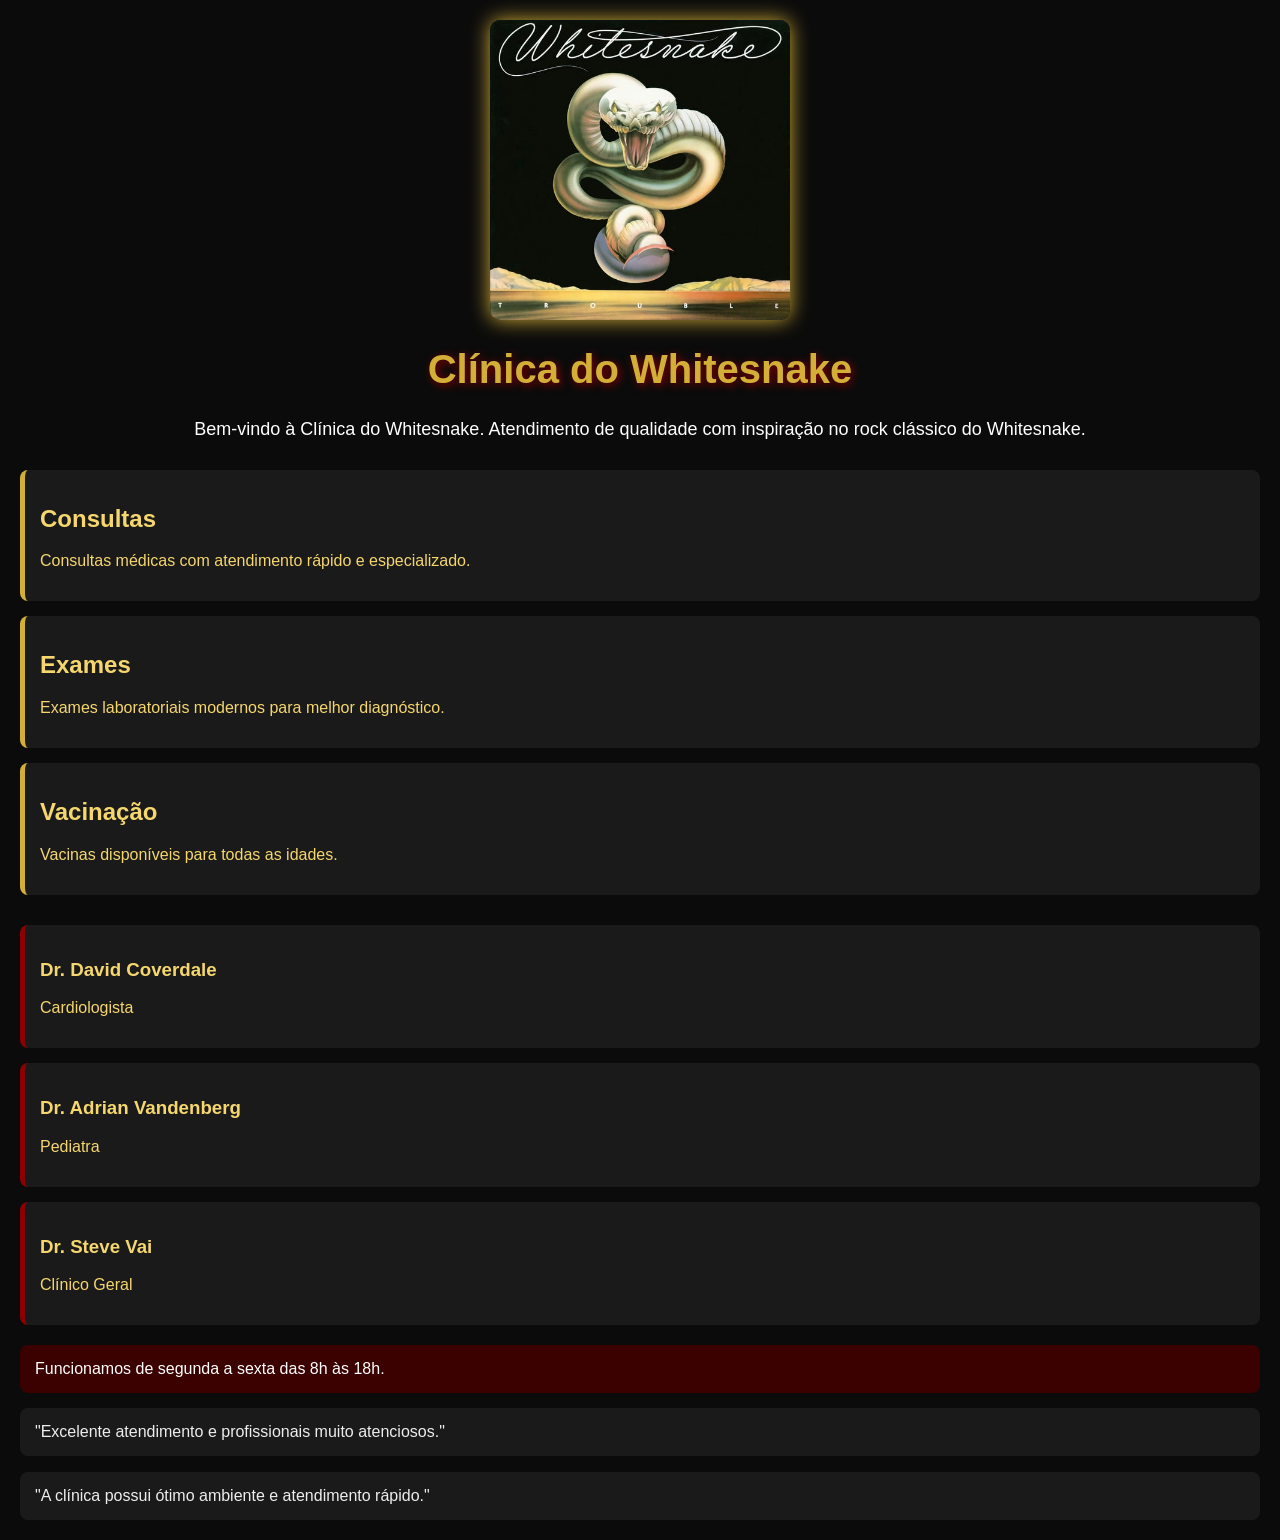
<file: Atividade TI 2/index.html>
<!DOCTYPE html>
<html lang="pt-br">
<head>
    <meta charset="UTF-8">
    <meta name="viewport" content="width=device-width, initial-scale=1.0">
    <title>Clínica Vida Saudável</title>

    <link rel="stylesheet" href="index2.css">
</head>
<body>
   <!--IMAGEM-->
   <div class="banner">
    <img src="whitesnake.webp" alt="Whitesnake Trouble">

</div>
   
    <!-- TÍTULO -->
    <h1 id="titulo-clinica">Clínica do Whitesnake</h1>

    <!-- TEXTO -->
    <p class="bemvindo">
        Bem-vindo à Clínica do Whitesnake. Atendimento de qualidade com inspiração no rock clássico do Whitesnake.
    </p>

    <!-- SERVIÇOS -->
    <div id="servicos">

        <div class="servico">
            <h2>Consultas</h2>

            <p>
                Consultas médicas com atendimento rápido e especializado.
            </p>
        </div>

        <div class="servico">
            <h2>Exames</h2>

            <p>
                Exames laboratoriais modernos para melhor diagnóstico.
            </p>
        </div>

        <div class="servico">
            <h2>Vacinação</h2>

            <p>
                Vacinas disponíveis para todas as idades.
            </p>
        </div>

    </div>

    <!-- MÉDICOS -->
    <div id="medicos">

        <div class="medico">
            <h3>Dr. David Coverdale</h3>

            <p>Cardiologista</p>
        </div>

        <div class="medico">
            <h3>Dr. Adrian Vandenberg</h3>

            <p>Pediatra</p>
        </div>

        <div class="medico">
            <h3>Dr. Steve Vai</h3>

            <p>Clínico Geral</p>
        </div>

    </div>

    <!-- AVISO -->
    <div id="aviso">
        Funcionamos de segunda a sexta das 8h às 18h.
    </div>

    <!-- DEPOIMENTOS -->
    <p class="depoimento">
        "Excelente atendimento e profissionais muito atenciosos."
    </p>

    <p class="depoimento">
        "A clínica possui ótimo ambiente e atendimento rápido."
    </p>

</body>
</html>
</file>
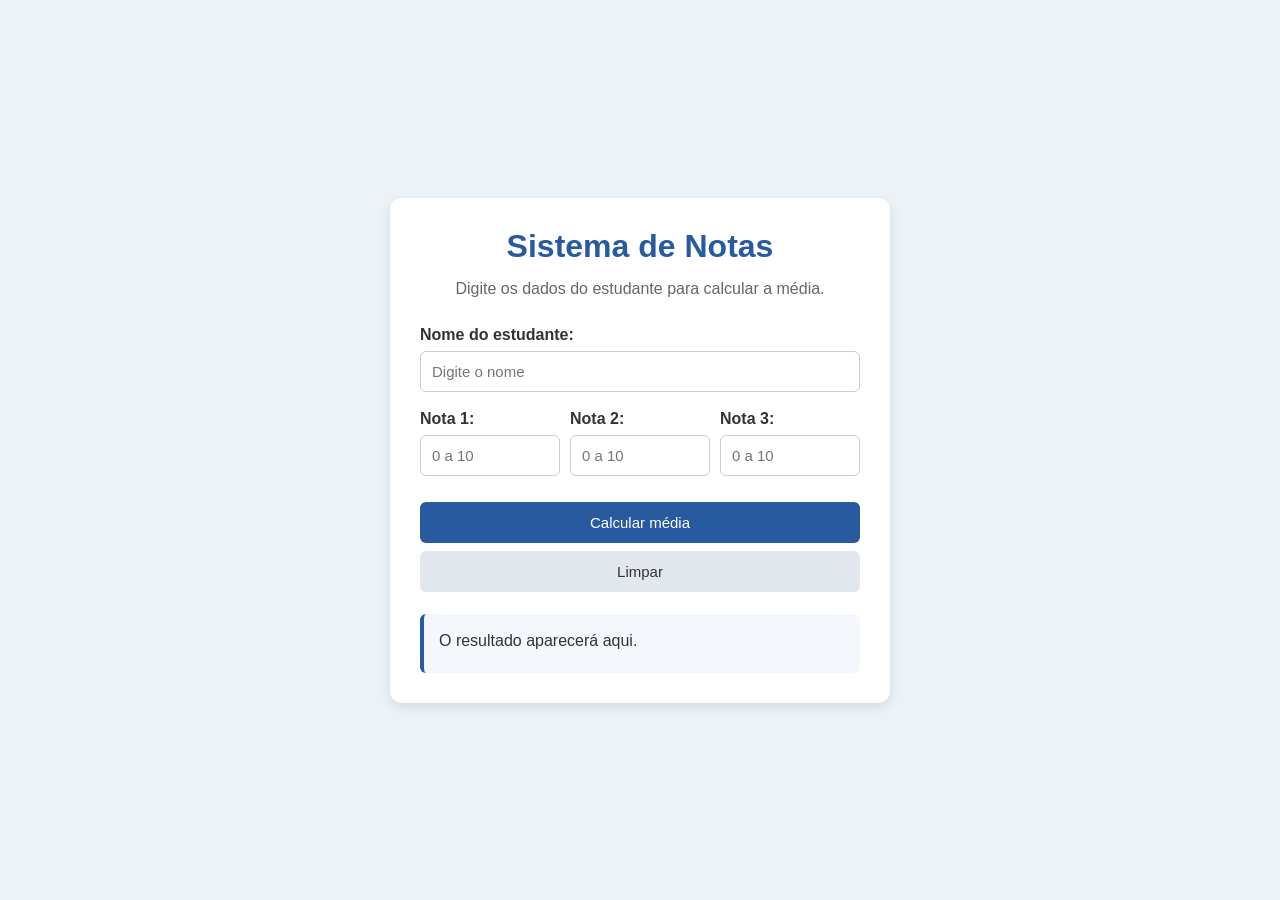
<file: ATVD AVALIATIVA-29.10.26/index.html>
<!DOCTYPE html>
<html lang="pt-br">
<head>
    <meta charset="UTF-8">
    <meta name="viewport" content="width=device-width, initial-scale=1.0">
    <title>Sistema de Notas</title>
    <link rel="stylesheet" href="style.css">
    <script src="script.js" defer></script>
</head>
<body>

    <div class="container">
        <h1>Sistema de Notas</h1>
        <p>Digite os dados do estudante para calcular a média.</p>

        <form id="formNotas">
            <label for="nome">Nome do estudante:</label>
            <input type="text" id="nome" placeholder="Digite o nome">

            <div class="campo-notas">
                <div>
                    <label for="nota1">Nota 1:</label>
                    <input type="number" id="nota1" min="0" max="10"
                    step="any" placeholder="0 a 10">
                </div>

                <div>
                    <label for="nota2">Nota 2:</label>
                    <input type="number" id="nota2" min="0" max="10"
                    step="any" placeholder="0 a 10">
                </div>

                <div>
                    <label for="nota3">Nota 3:</label>
                    <input type="number" id="nota3" min="0" max="10"
                    step="any" placeholder="0 a 10">
                </div>
            </div>

            <button type="submit">Calcular média</button>
            <button type="button" id="limpar" class="botao-limpar">
                Limpar
            </button>
        </form>

        <div id="resultado">
            <p>O resultado aparecerá aqui.</p>
        </div>
    </div>

</body>
</html>
</file>
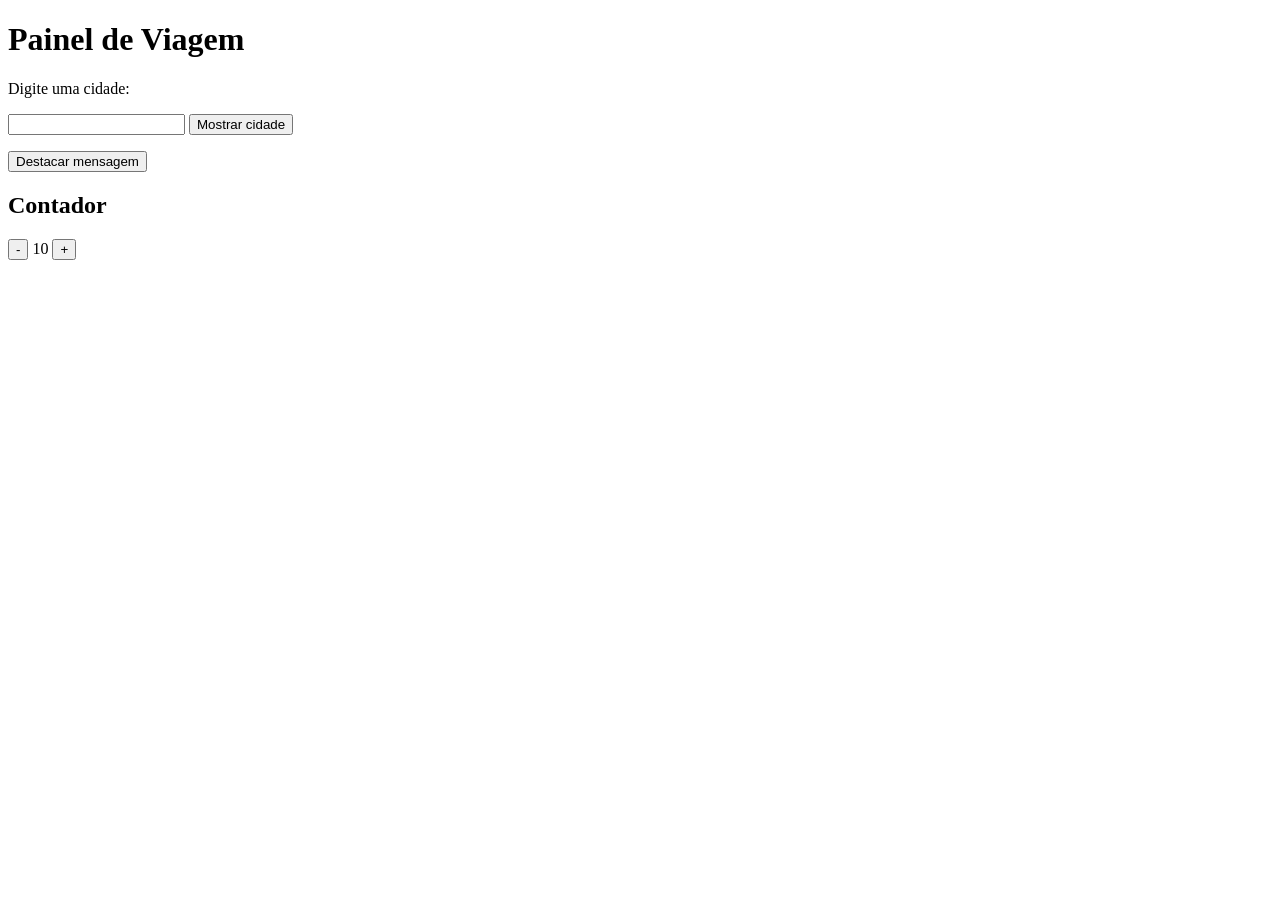
<file: ATVD-UC15-18.09.26/index.html>
<!DOCTYPE html>
<html lang="pt-br">
<head>
    <meta charset="UTF-8">
    <title>Painel de Viagem</title>
</head>
<body>

    <h1 id="titulo">Painel de Viagem</h1>

    <p>Digite uma cidade:</p>

    <input id="cidade">

    <button onclick="mostrarCidade()">Mostrar cidade</button>

    <p id="mensagem"></p>

    <button onclick="destacarMensagem()">Destacar mensagem</button>

    <h2>Contador</h2>

    <button onclick="diminuir()">-</button>

    <span id="contador">10</span>

    <button onclick="aumentar()">+</button>

    <script src="script.js"></script>

</body>
</html>
</file>
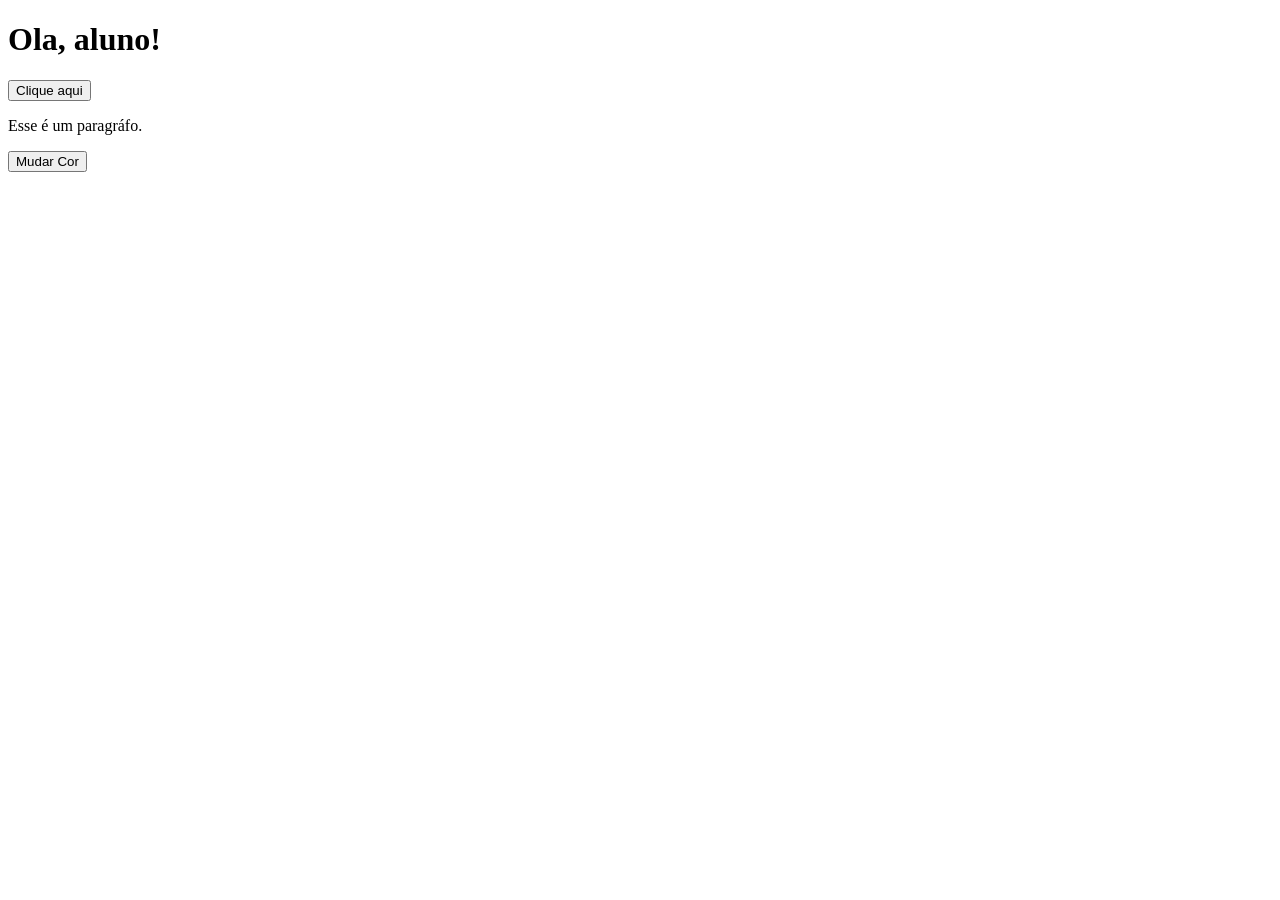
<file: DOM-17.09.26/index.html>
<!DOCTYPE html>
<html lang="en">
<head>
    <meta charset="UTF-8">
    <meta name="viewport" content="width=device-width, initial-scale=1.
    0">
    <title>Entendendo DOM</title>
</head>
<body>
    <h1 id="titulo">Ola, aluno!</h1>

    <button onclick="mudarTexto()">Clique aqui</button>

     <p id="texto">Esse é um paragráfo.</p>

    <button onclick="mudarCor()">Mudar Cor</button>

    <script src="script.js"></script>
</body>
</html>
</file>
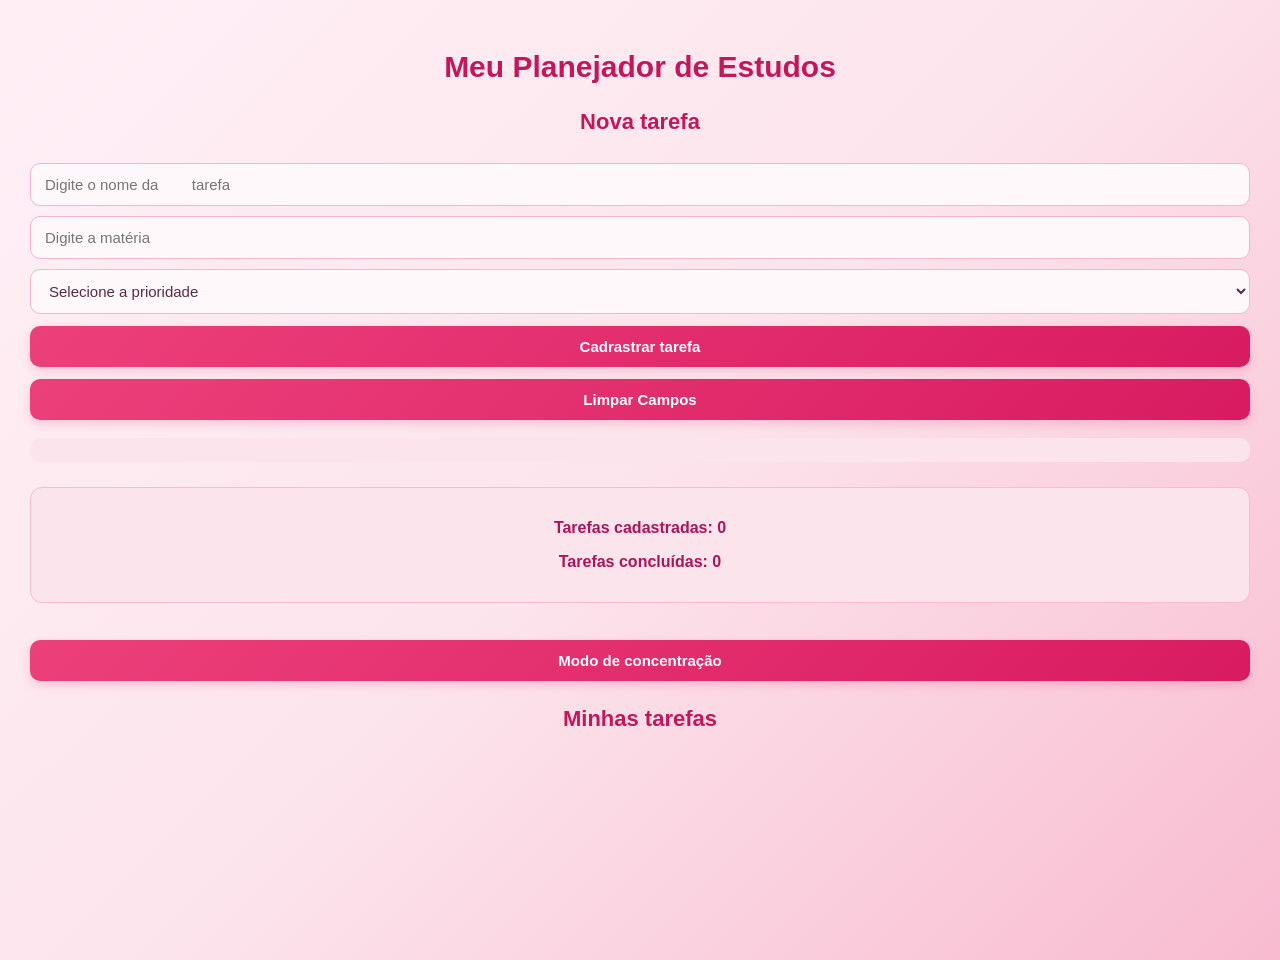
<file: Planejador escolar- 24.09.2026/index.html>
<!DOCTYPE html>
<html lang="pt-br">
<head>
    <meta charset="UTF-8">
    <meta name="viewport" content="width=device-width, initial-scale=1.0">
    <link rel="stylesheet" href="style.css">

    <title>Document</title>
</head>
<body>

    <div class-="container">

        <h1 id="titulo"> Meu Planejador de Estudos</h1>

        <h2>Nova tarefa</h2>

        <input type="text" id="tarefa" placeholder="Digite o nome da
        tarefa">

        <input type="text" id="materia" placeholder="Digite a matéria">

        <select id="prioridade">
            <option value="">Selecione a prioridade</option>
            <option value="Baixa">Baixa</option>
            <option value="Média">Média</option>
            <option value="Alta">Alta</option>
        </select>

        <button onclick="adicionarTarefa()">
            Cadrastrar tarefa
        </button>
        
        <button onclick="LimparCampos()">
            Limpar Campos
        </button>

        <p id="mensagem"></p>

        <div class="contadores">

            <p id="contador"> Tarefas cadastradas: 0 </p>
            <p id="contadorConcluidas"> Tarefas concluídas: 0</p>
        </div>

        <button onclick="alternarModo()">
            Modo de concentração
        </button>

        <h2>Minhas tarefas</h2>

        <div id="listaTarefas"></div>
    </div>

    <script src="script.js"></script>

</body>
</html>
</file>
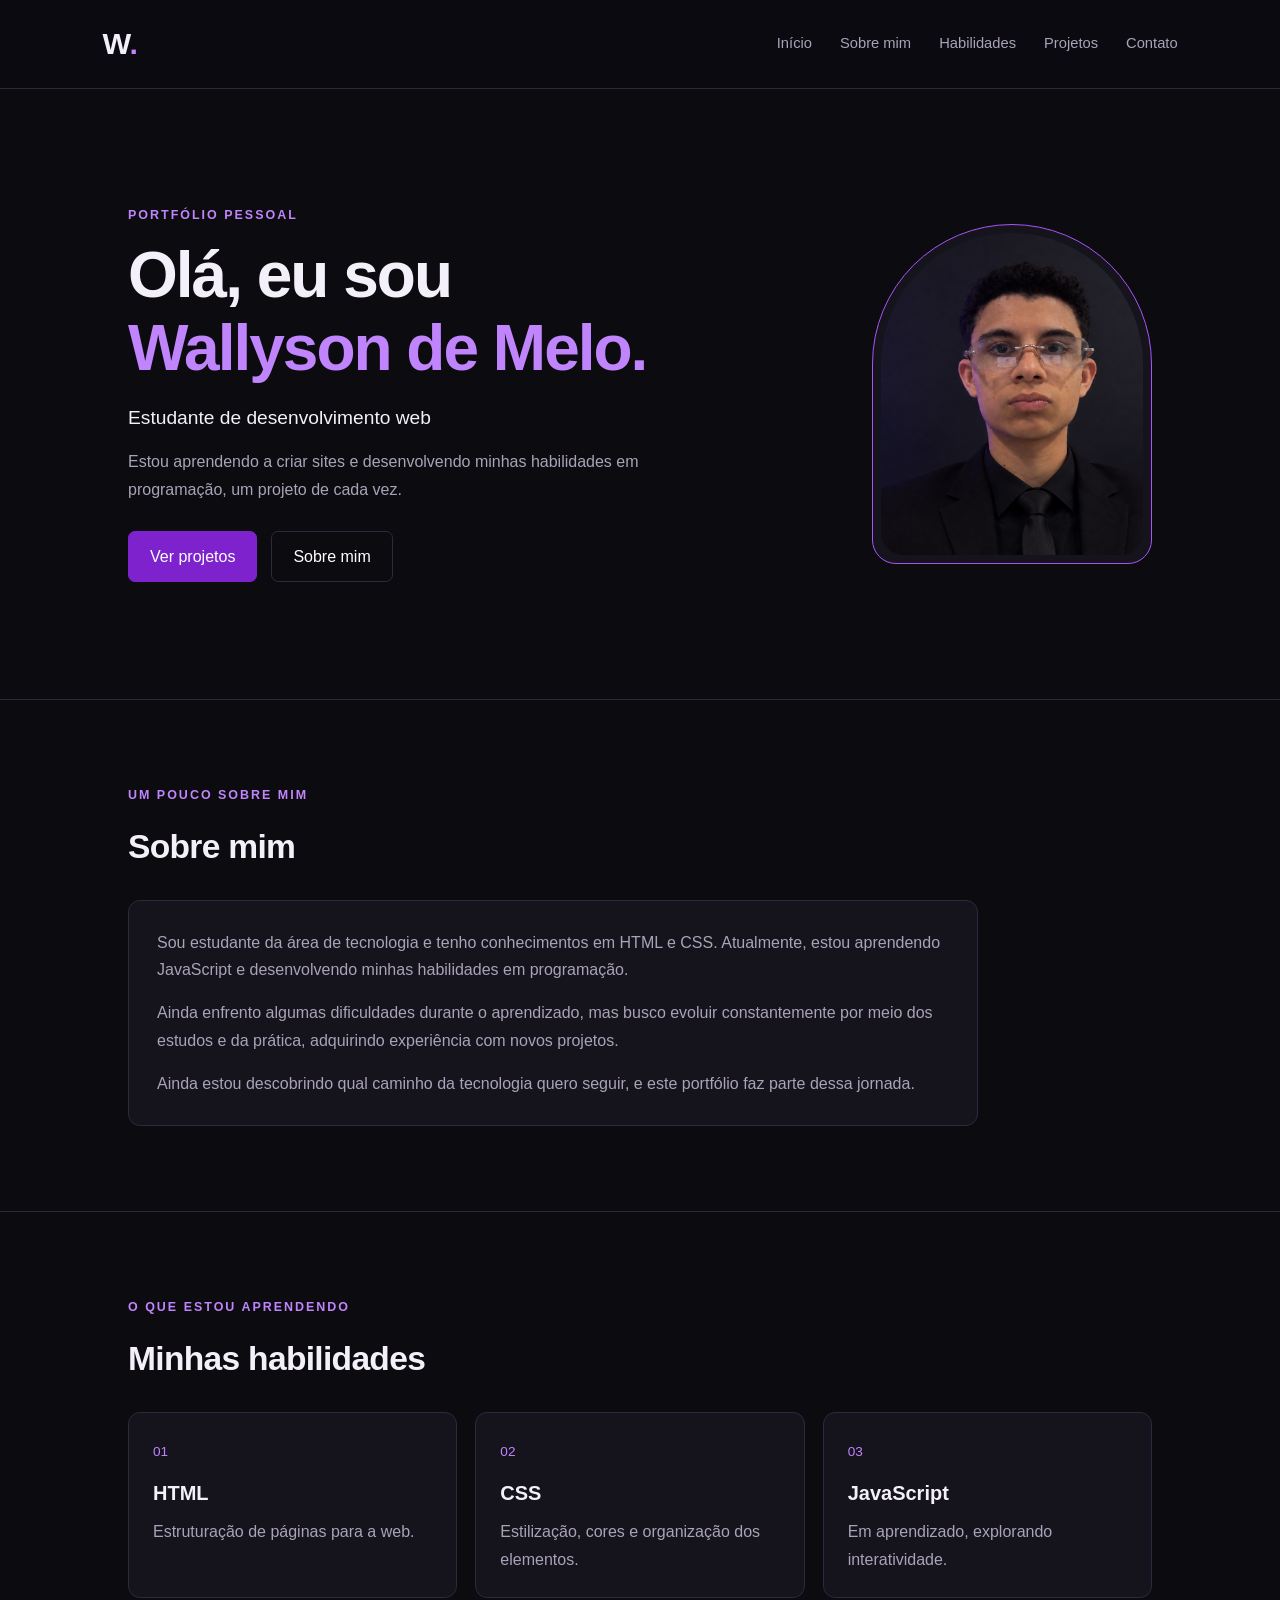
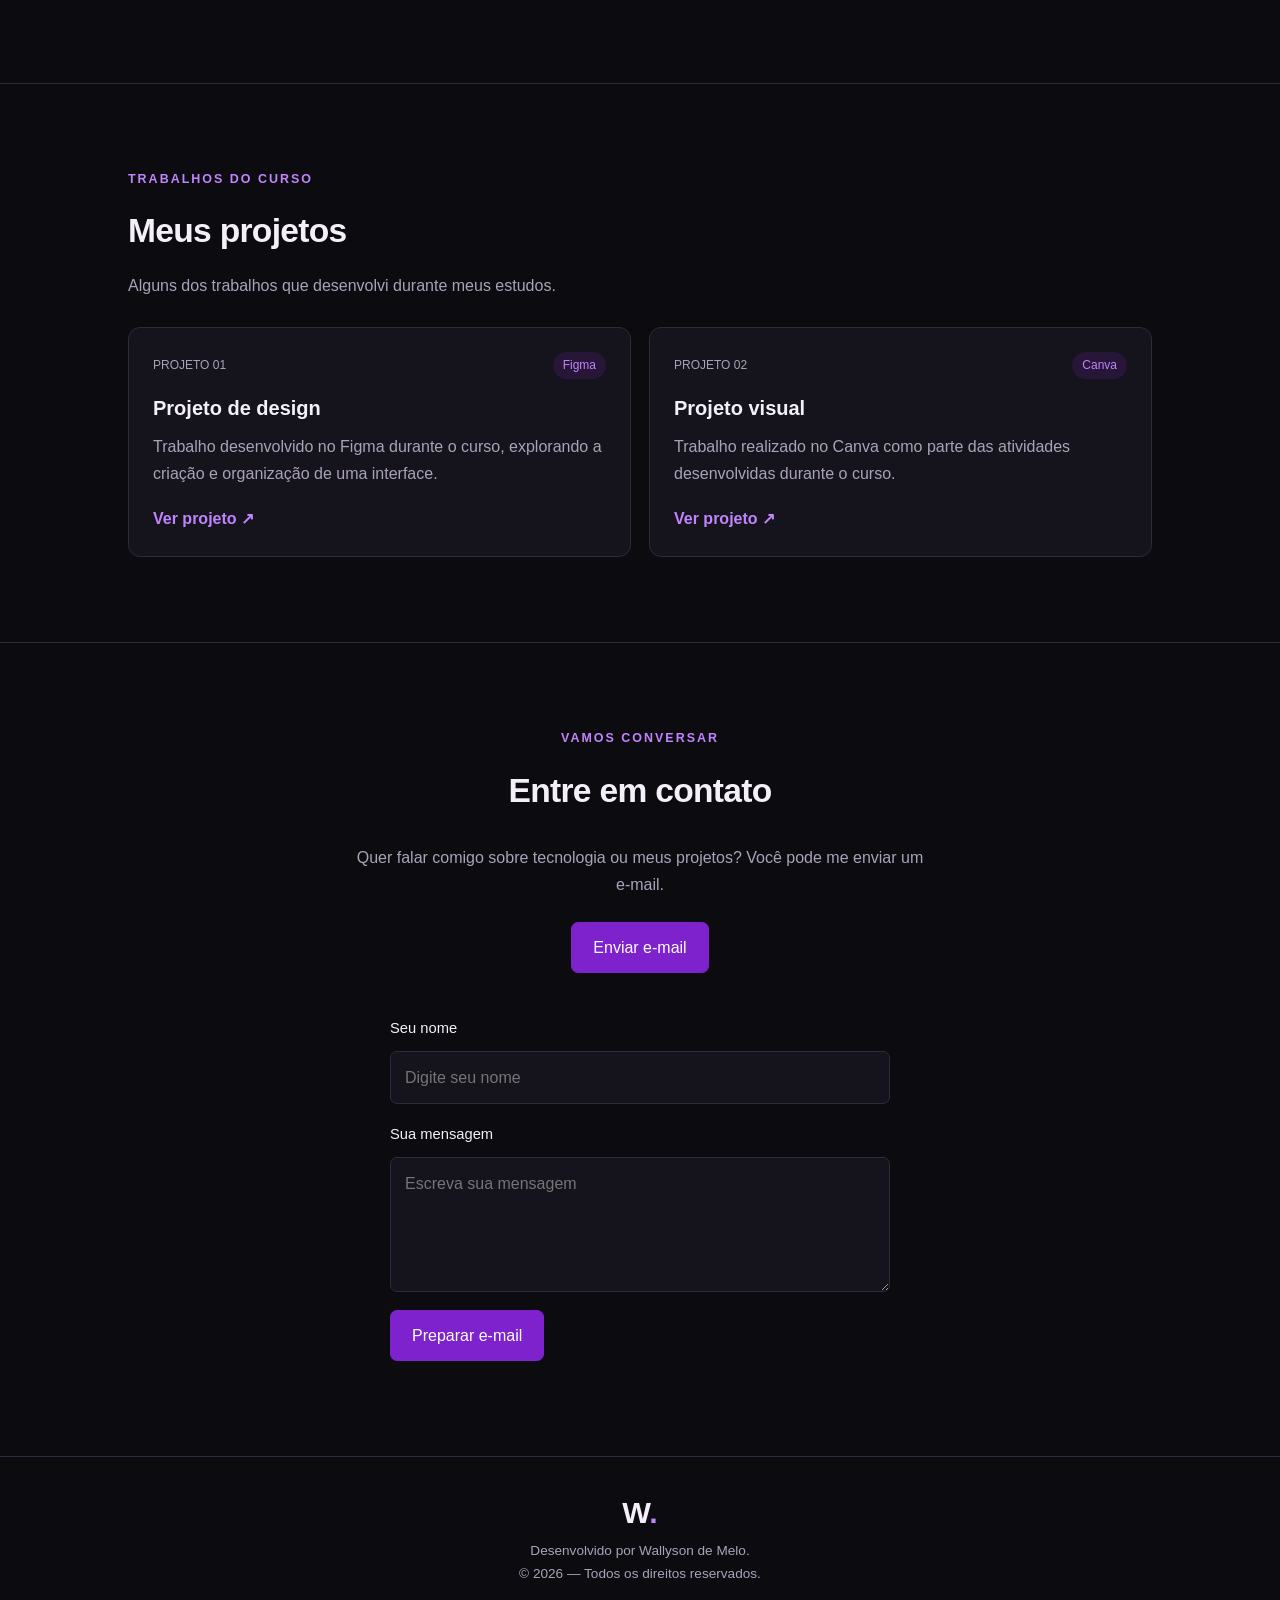
<file: Portifolio/index.html>
<!DOCTYPE html>
<html lang="pt-BR">
<head>
    <meta charset="UTF-8">
    <meta name="viewport" content="width=device-width, initial-scale=1.0">
    <meta name="description" content="Portfólio de Wallyson de Melo, estudante de desenvolvimento web.">
    <title>Wallyson de Melo | Portfólio</title>
    <link rel="stylesheet" href="style.css">
    <script src="script.js" defer></script>
</head>
<body>

    <header class="header">
        <a href="#inicio" class="logo">W<span>.</span></a>

        <button class="menu-toggle" id="menu-toggle"
                aria-label="Abrir menu" aria-expanded="false">
            ☰
        </button>

        <nav class="nav" id="nav">
            <a href="#inicio">Início</a>
            <a href="#sobre">Sobre mim</a>
            <a href="#habilidades">Habilidades</a>
            <a href="#projetos">Projetos</a>
            <a href="#contato">Contato</a>
        </nav>
    </header>

    <main>
        <section class="hero" id="inicio">
            <div class="hero-text">
                <p class="eyebrow">PORTFÓLIO PESSOAL</p>
                <h1>Olá, eu sou<br><span>Wallyson de Melo.</span></h1>
                <h2>Estudante de desenvolvimento web</h2>
                <p class="intro">
                    Estou aprendendo a criar sites e desenvolvendo minhas
                    habilidades em programação, um projeto de cada vez.
                </p>

                <div class="hero-buttons">
                    <a href="#projetos" class="button">Ver projetos</a>
                    <a href="#sobre" class="button button-outline">Sobre mim</a>
                </div>
            </div>

            <div class="photo-container">
                <img src="e99b01ce-7de7-40ff-8749-7b0906d54742.png"
                     alt="Foto de Wallyson de Melo"
                     class="profile-photo">
            </div>
        </section>

        <section class="section" id="sobre">
            <p class="eyebrow">UM POUCO SOBRE MIM</p>
            <h2>Sobre mim</h2>
            <div class="section-card">
                <p>
                    Sou estudante da área de tecnologia e tenho conhecimentos
                    em HTML e CSS. Atualmente, estou aprendendo JavaScript e
                    desenvolvendo minhas habilidades em programação.
                </p>
                <p>
                    Ainda enfrento algumas dificuldades durante o aprendizado,
                    mas busco evoluir constantemente por meio dos estudos e da
                    prática, adquirindo experiência com novos projetos.
                </p>
                <p>
                    Ainda estou descobrindo qual caminho da tecnologia quero
                    seguir, e este portfólio faz parte dessa jornada.
                </p>
            </div>
        </section>

        <section class="section" id="habilidades">
            <p class="eyebrow">O QUE ESTOU APRENDENDO</p>
            <h2>Minhas habilidades</h2>

            <div class="skills">
                <article class="skill-card">
                    <span class="skill-number">01</span>
                    <h3>HTML</h3>
                    <p>Estruturação de páginas para a web.</p>
                </article>

                <article class="skill-card">
                    <span class="skill-number">02</span>
                    <h3>CSS</h3>
                    <p>Estilização, cores e organização dos elementos.</p>
                </article>

                <article class="skill-card">
                    <span class="skill-number">03</span>
                    <h3>JavaScript</h3>
                    <p>Em aprendizado, explorando interatividade.</p>
                </article>
            </div>
        </section>

        <section class="section" id="projetos">
            <p class="eyebrow">TRABALHOS DO CURSO</p>
            <h2>Meus projetos</h2>
            <p class="section-description">
                Alguns dos trabalhos que desenvolvi durante meus estudos.
            </p>

            <div class="projects">
                <article class="project-card">
                    <div class="project-top">
                        <span>PROJETO 01</span>
                        <span class="project-tag">Figma</span>
                    </div>
                    <h3>Projeto de design</h3>
                    <p>
                        Trabalho desenvolvido no Figma durante o curso,
                        explorando a criação e organização de uma interface.
                    </p>
                    <a href="https://www.figma.com/proto/AHEeYjSml90x0lzaq4rLzX?node-id=0-1&t=V2i5XCeSrQ5glYRg-6"
                       target="_blank" rel="noopener noreferrer">
                        Ver projeto ↗
                    </a>
                </article>

                <article class="project-card">
                    <div class="project-top">
                        <span>PROJETO 02</span>
                        <span class="project-tag">Canva</span>
                    </div>
                    <h3>Projeto visual</h3>
                    <p>
                        Trabalho realizado no Canva como parte das atividades
                        desenvolvidas durante o curso.
                    </p>
                    <a href="https://canva.link/9a2xmufkd08o3hl"
                       target="_blank" rel="noopener noreferrer">
                        Ver projeto ↗
                    </a>
                </article>
            </div>
        </section>

        <section class="section contact-section" id="contato">
            <p class="eyebrow">VAMOS CONVERSAR</p>
            <h2>Entre em contato</h2>
            <p class="section-description">
                Quer falar comigo sobre tecnologia ou meus projetos?
                Você pode me enviar um e-mail.
            </p>

            <a class="button"
               href="mailto:wallyson29@gmail.com">
                Enviar e-mail
            </a>

            <form id="contact-form" class="contact-form">
                <label for="name">Seu nome</label>
                <input type="text" id="name" name="name"
                       placeholder="Digite seu nome" required>

                <label for="message">Sua mensagem</label>
                <textarea id="message" name="message" rows="4"
                          placeholder="Escreva sua mensagem" required></textarea>

                <button class="button" type="submit">
                    Preparar e-mail
                </button>
                <p id="form-status" class="form-status" aria-live="polite"></p>
            </form>
        </section>
    </main>

    <footer class="footer">
        <a href="#inicio" class="logo">W<span>.</span></a>
        <p>Desenvolvido por Wallyson de Melo.</p>
        <p>© <span id="year"></span> — Todos os direitos reservados.</p>
    </footer>

</body>
</html>
</file>
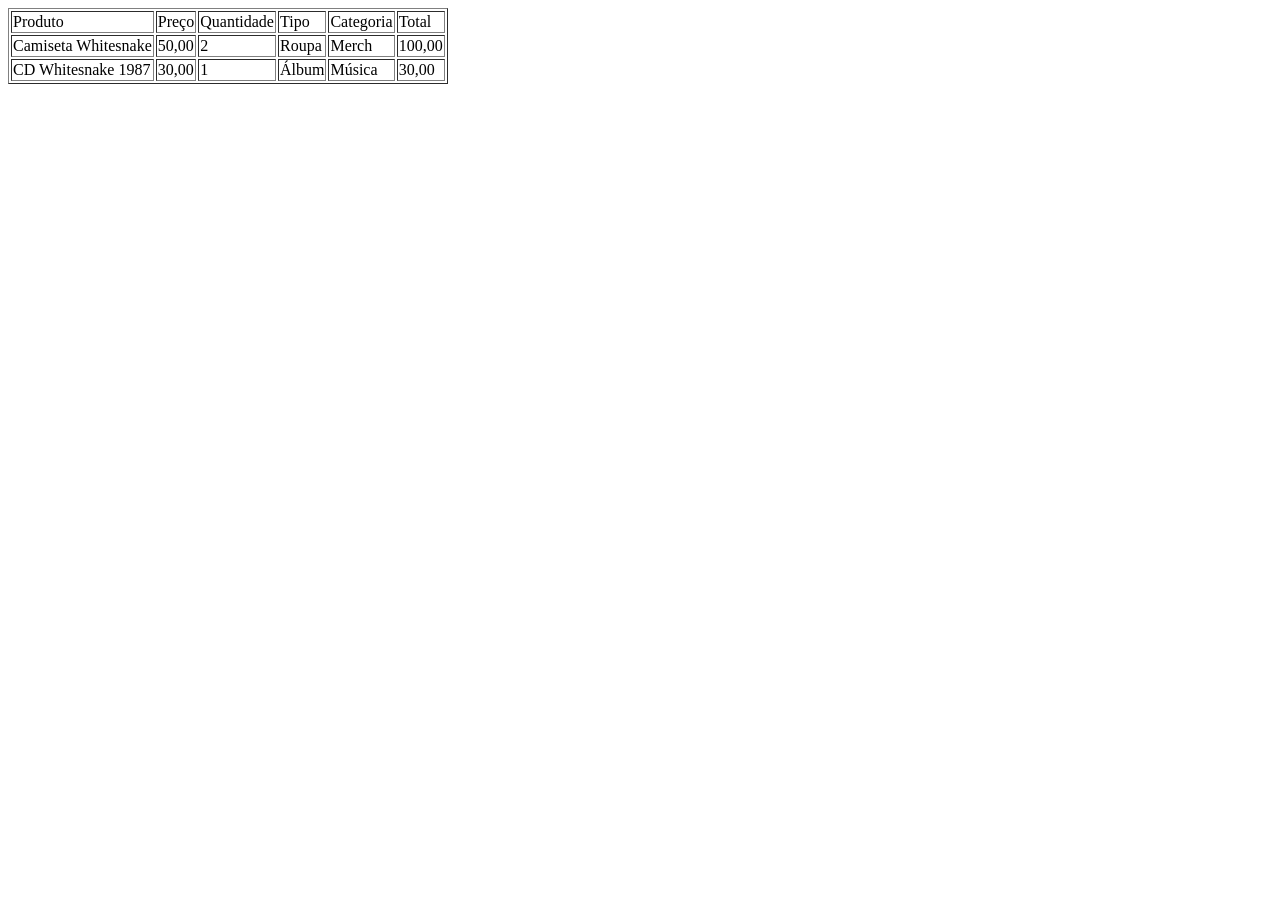
<file: tabela1.html>
<!DOCTYPE html>
<html lang="pt-BR">
<head>
    <meta charset="UTF-8">
    <meta name="viewport" content="width=device-width, initial-scale=1.0">
    <title>Tabelas</title>
</head>
<body>
    
     <table border="1">
  <tr>
    <td>Produto</td>
    <td>Preço</td>
    <td>Quantidade</td>
    <td>Tipo</td>
    <td>Categoria</td>
    <td>Total</td>
  </tr>
  <tr>
    <td>Camiseta Whitesnake</td>
    <td>50,00</td>
    <td>2</td>
    <td>Roupa</td>
    <td>Merch</td>
    <td>100,00</td>
  </tr>
  <tr>
    <td>CD Whitesnake 1987</td>
    <td>30,00</td>
    <td>1</td>
    <td>Álbum</td>
    <td>Música</td>
    <td>30,00</td>
  </tr>
</table>

</body>
</html>
</file>
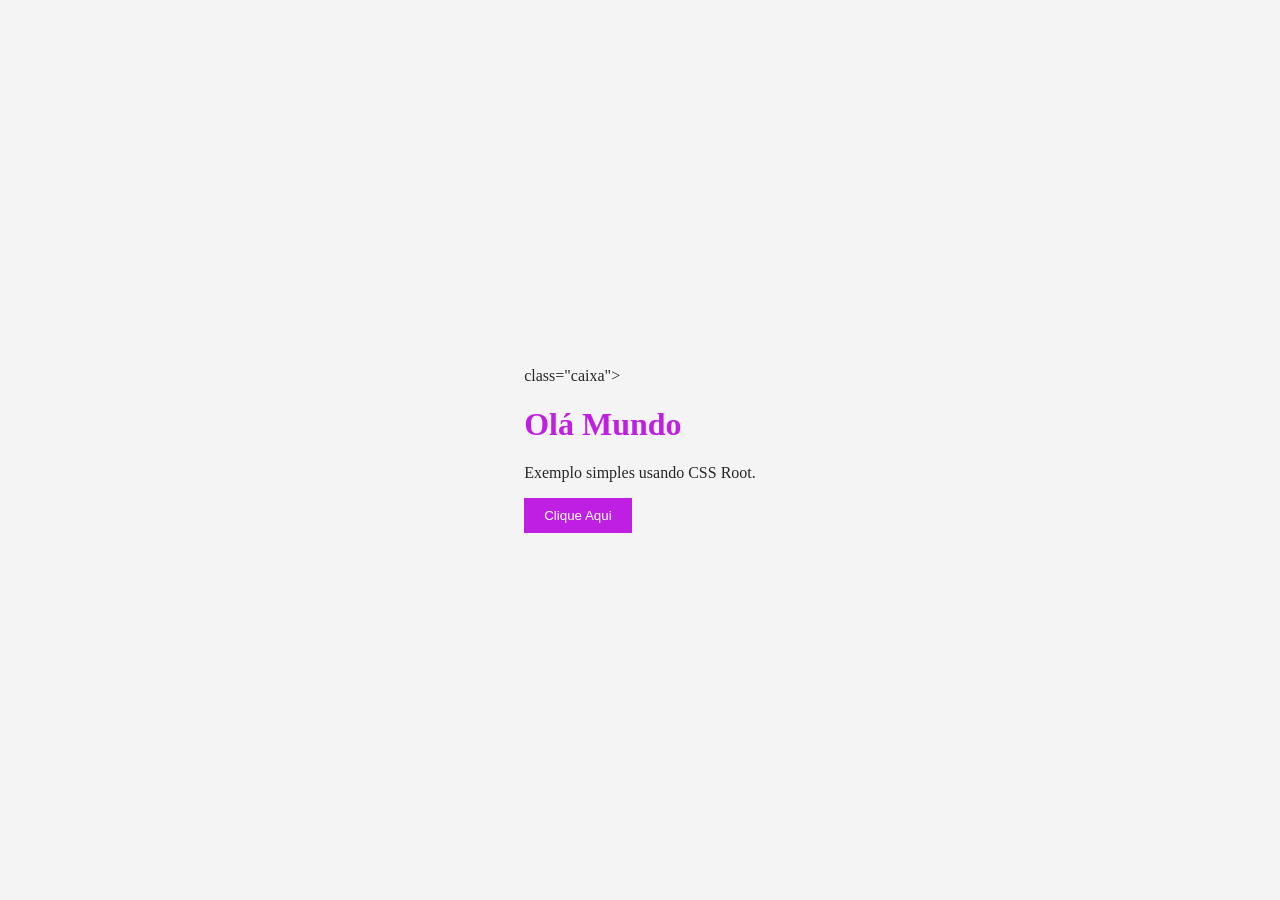
<file: Variáveis CSS-TESTE/variavel.html>
<!DOCTYPE html>
<html lang="pr-br">
<head>
    <meta charset="UTF-8">
    <meta name="viewport" content="width=device-width, initial-scale=1.0">
    <link rel="stylesheet" href="variavel.css".css">
    <title>Document</title>
</head>
<body>
    <div> class="caixa">
          <h1>Olá Mundo</h1>
          <p>Exemplo simples usando CSS Root.</p>
          <button>Clique Aqui</button>
    </div>
</body>
</html>
</file>
<file: Atividade TI 2/index2.css>
body {
    background-color: #0b0b0b;
    color: #f5d76e;
    font-family: Arial, Helvetica, sans-serif;
    margin: 20px;
}


.banner img {
    width: 300px;
    border-radius: 10px;
    box-shadow: 0px 0px 20px #d4af37;
}

img {
    display: block;
    margin: 0 auto;
}

/* TÍTULO */
#titulo-clinica {
    text-align: center;
    color: #d4af37;
    font-size: 40px;
    text-shadow: 2px 2px 8px darkred;
}

/* TEXTO */
.bemvindo {
    text-align: center;
    color: white;
    font-size: 18px;
}

/* SERVIÇOS */
#servicos {
    margin-top: 30px;
}

.servico {
    background-color: #1a1a1a;
    padding: 15px;
    margin-bottom: 15px;
    border-left: 5px solid #d4af37;
    border-radius: 8px;
}

/* MÉDICOS */
#medicos {
    margin-top: 30px;
}

.medico {
    background-color: #1a1a1a;
    padding: 15px;
    margin-bottom: 15px;
    border-left: 5px solid darkred;
    border-radius: 8px;
}

/* AVISO */
#aviso {
    background-color: #3b0000;
    color: white;
    padding: 15px;
    border-radius: 8px;
    margin-top: 20px;
}

/* DEPOIMENTOS */
.depoimento {
    background-color: #1a1a1a;
    color: #eee;
    padding: 15px;
    margin-top: 15px;
    border-radius: 8px;
}
</file>
<file: ATVD AVALIATIVA-29.10.26/style.css>
* {
    margin: 0;
    padding: 0;
    box-sizing: border-box;
}

body {
    font-family: Arial, sans-serif;
    background-color: #edf2f7;
    color: #333;
    min-height: 100vh;
    display: flex;
    justify-content: center;
    align-items: center;
    padding: 20px;
}

.container {
    background-color: white;
    width: 100%;
    max-width: 500px;
    padding: 30px;
    border-radius: 12px;
    box-shadow: 0 4px 12px rgba(0, 0, 0, 0.10);
}

h1 {
    text-align: center;
    color: #285a9f;
    margin-bottom: 12px;
}

p {
    line-height: 1.5;
}

.container > p {
    text-align: center;
    color: #666;
    margin-bottom: 25px;
}

label {
    display: block;
    margin-bottom: 7px;
    font-weight: bold;
}

input {
    width: 100%;
    padding: 11px;
    border: 1px solid #ccc;
    border-radius: 6px;
    margin-bottom: 18px;
    font-size: 15px;
}

input:focus {
    outline: 2px solid #9bbff0;
    border-color: #285a9f;
}

.campo-notas {
    display: grid;
    grid-template-columns: repeat(3, 1fr);
    gap: 10px;
}

button {
    width: 100%;
    padding: 12px;
    margin-top: 8px;
    border: none;
    border-radius: 6px;
    background-color: #285a9f;
    color: white;
    font-size: 15px;
    cursor: pointer;
    transition: 0.2s;
}

button:hover {
    background-color: #194276;
}

.botao-limpar {
    background-color: #e2e7ed;
    color: #333;
}

.botao-limpar:hover {
    background-color: #cbd3dd;
}

#resultado {
    margin-top: 22px;
    padding: 15px;
    background-color: #f4f7fb;
    border-left: 4px solid #285a9f;
    border-radius: 6px;
    overflow-wrap: anywhere;
}

#resultado p {
    margin-bottom: 5px;
}

#resultado .media {
    font-size: 22px;
    font-weight: bold;
    color: #285a9f;
    margin-top: 8px;
}

#resultado .situacao {
    font-weight: bold;
}

#resultado .erro {
    color: #c62828;
    font-weight: bold;
}

@media (max-width: 450px) {
    .container {
        padding: 20px;
    }

    .campo-notas {
        grid-template-columns: 1fr;
        gap: 0;
    }
}
</file>
<file: Planejador escolar- 24.09.2026/style.css>
body {
    font-family: 'Segoe UI', Arial, sans-serif;
    background: linear-gradient(135deg, #fff0f6, #fce4ec, #f8bbd0);
    margin: 0;
    padding: 30px;
    color: #5c2945;
    min-height: 100vh;
    transition: 0.3s;
}


.container {
    max-width: 700px;
    margin: auto;
    background-color: #ffffff;
    padding: 30px;
    border-radius: 20px;
    box-shadow: 0 10px 30px rgba(194, 24, 91, 0.12);
    border: 1px solid #fce4ec;
}


h1, h2 {
    text-align: center;
    color: #c2185b;
}


h1 {
    font-size: 30px;
    margin-bottom: 10px;
}


h2 {
    font-size: 22px;
    margin-top: 25px;
}


input, select {
    width: 100%;
    padding: 12px 14px;
    margin-top: 10px;
    box-sizing: border-box;
    border: 1px solid #f3b6ce;
    border-radius: 10px;
    background-color: #fff8fb;
    color: #5c2945;
    font-size: 15px;
    outline: none;
    transition: 0.3s;
}


input:focus, select:focus {
    border-color: #ec407a;
    box-shadow: 0 0 0 3px rgba(236, 64, 122, 0.12);
    background-color: #ffffff;
}


button {
    width: 100%;
    padding: 12px;
    margin-top: 12px;
    box-sizing: border-box;
    cursor: pointer;
    border: none;
    border-radius: 10px;
    background: linear-gradient(135deg, #ec407a, #d81b60);
    color: white;
    font-size: 15px;
    font-weight: bold;
    box-shadow: 0 4px 10px rgba(216, 27, 96, 0.18);
    transition: 0.3s ease;
}


button:hover {
    background: linear-gradient(135deg, #d81b60, #ad1457);
    transform: translateY(-2px);
    box-shadow: 0 6px 14px rgba(216, 27, 96, 0.25);
}


button:active {
    transform: scale(0.98);
}


#mensagem {
    font-weight: bold;
    text-align: center;
    margin-top: 18px;
    padding: 12px;
    border-radius: 10px;
    color: #c2185b;
    background-color: #fce4ec;
}


.contadores {
    text-align: center;
    margin: 25px 0;
    padding: 15px;
    font-weight: bold;
    color: #ad1457;
    background-color: #fce4ec;
    border-radius: 12px;
    border: 1px solid #f8bbd0;
}


.tarefa {
    background: linear-gradient(135deg, #fff8fb, #fce4ec);
    padding: 18px;
    margin-top: 18px;
    border-radius: 12px;
    border-left: 6px solid #ec407a;
    box-shadow: 0 4px 12px rgba(194, 24, 91, 0.08);
    transition: 0.3s ease;
}


.tarefa:hover {
    transform: translateY(-3px);
    box-shadow: 0 7px 16px rgba(194, 24, 91, 0.14);
}


.tarefa h3 {
    color: #ad1457;
    margin-top: 0;
}


.tarefa button {
    background: linear-gradient(135deg, #f06292, #ec407a);
    box-shadow: none;
}


.tarefa button:hover {
    background: linear-gradient(135deg, #ec407a, #c2185b);
}


.concluida {
    opacity: 0.7;
    border-left-color: #81c784;
    background: #f1f8f2;
}


.concluida h3 {
    text-decoration: line-through;
    color: #888;
}


.modo-concentracao {
    background: linear-gradient(135deg, #311b2b, #4a1942);
    color: #fce4ec;
}


.modo-concentracao .container {
    background-color: #3d2638;
    border: 1px solid #70405e;
    box-shadow: 0 10px 30px rgba(0, 0, 0, 0.25);
}


.modo-concentracao h1,
.modo-concentracao h2 {
    color: #f48fb1;
}


.modo-concentracao input,
.modo-concentracao select {
    background-color: #503448;
    color: #ffffff;
    border: 1px solid #87516f;
}


.modo-concentracao input::placeholder {
    color: #d7a9c1;
}


.modo-concentracao .tarefa {
    background: #503448;
    border-left-color: #f48fb1;
    color: #fce4ec;
}


.modo-concentracao .tarefa h3 {
    color: #f8bbd0;
}


.modo-concentracao .contadores {
    background-color: #503448;
    color: #f8bbd0;
    border-color: #87516f;
}


.modo-concentracao #mensagem {
    background-color: #503448;
    color: #f8bbd0;
}


@media (max-width: 600px) {
    body {
        padding: 15px;
    }


    .container {
        padding: 20px;
        border-radius: 15px;
    }


    h1 {
        font-size: 25px;
    }
}
</file>
<file: Portifolio/style.css>
:root {
    --background: #0c0b10;
    --surface: #15131c;
    --surface-hover: #1e1929;
    --text: #f4f0fa;
    --muted: #aaa3b8;
    --purple: #a855f7;
    --purple-light: #c084fc;
    --border: #30283d;
}

* {
    margin: 0;
    padding: 0;
    box-sizing: border-box;
}

html {
    scroll-behavior: smooth;
    scroll-padding-top: 90px;
}

body {
    background: var(--background);
    color: var(--text);
    font-family: Arial, Helvetica, sans-serif;
    line-height: 1.7;
}

a {
    color: inherit;
    text-decoration: none;
}

button,
input,
textarea {
    font: inherit;
}

.header {
    position: sticky;
    top: 0;
    z-index: 10;
    display: flex;
    justify-content: space-between;
    align-items: center;
    padding: 18px 8%;
    background: rgba(12, 11, 16, 0.94);
    border-bottom: 1px solid var(--border);
    backdrop-filter: blur(12px);
}

.logo {
    font-size: 1.9rem;
    font-weight: 800;
}

.logo span,
.hero h1 span {
    color: var(--purple-light);
}

.nav {
    display: flex;
    gap: 28px;
}

.nav a {
    color: var(--muted);
    font-size: 0.92rem;
    transition: color 0.2s;
}

.nav a:hover {
    color: var(--purple-light);
}

.menu-toggle {
    display: none;
    color: var(--text);
    background: transparent;
    border: none;
    cursor: pointer;
    font-size: 1.6rem;
}

.hero {
    min-height: 610px;
    display: flex;
    align-items: center;
    justify-content: space-between;
    gap: 55px;
    padding: 85px 10%;
}

.hero-text {
    max-width: 650px;
}

.eyebrow {
    margin-bottom: 12px;
    color: var(--purple-light);
    font-size: 0.78rem;
    font-weight: 700;
    letter-spacing: 2px;
}

.hero h1 {
    margin-bottom: 16px;
    font-size: clamp(2.5rem, 5vw, 4.3rem);
    line-height: 1.15;
    letter-spacing: -2px;
}

.hero h2 {
    margin-bottom: 14px;
    font-size: 1.2rem;
    font-weight: 500;
}

.intro,
.section-description {
    max-width: 570px;
    color: var(--muted);
}

.hero-buttons {
    display: flex;
    flex-wrap: wrap;
    gap: 14px;
    margin-top: 28px;
}

.button {
    display: inline-block;
    padding: 11px 21px;
    color: white;
    background: #7e22ce;
    border: 1px solid #7e22ce;
    border-radius: 7px;
    cursor: pointer;
    transition: background 0.2s, transform 0.2s;
}

.button:hover {
    background: #9333ea;
    transform: translateY(-2px);
}

.button-outline {
    background: transparent;
    border-color: var(--border);
}

.button-outline:hover {
    background: var(--surface-hover);
}

.photo-container {
    flex-shrink: 0;
    width: 280px;
    height: 340px;
    padding: 8px;
    border: 1px solid var(--purple);
    border-radius: 140px 140px 24px 24px;
    background: var(--surface);
}

.profile-photo {
    width: 100%;
    height: 100%;
    object-fit: cover;
    object-position: center;
    border-radius: inherit;
}

.section {
    padding: 85px 10%;
    border-top: 1px solid var(--border);
}

.section h2 {
    margin-bottom: 25px;
    font-size: 2.1rem;
    letter-spacing: -0.7px;
}

.section-card {
    max-width: 850px;
    padding: 28px;
    background: var(--surface);
    border: 1px solid var(--border);
    border-radius: 12px;
}

.section-card p + p {
    margin-top: 16px;
}

.section-card p,
.skill-card p,
.project-card p {
    color: var(--muted);
}

.skills,
.projects {
    display: grid;
    grid-template-columns: repeat(3, minmax(0, 1fr));
    gap: 18px;
}

.skill-card,
.project-card {
    padding: 24px;
    background: var(--surface);
    border: 1px solid var(--border);
    border-radius: 12px;
    transition: border-color 0.2s, transform 0.2s;
}

.skill-card:hover,
.project-card:hover {
    border-color: var(--purple);
    transform: translateY(-4px);
}

.skill-number {
    color: var(--purple-light);
    font-size: 0.85rem;
}

.skill-card h3,
.project-card h3 {
    margin: 12px 0 8px;
    font-size: 1.25rem;
}

#projetos .section-description {
    margin: -12px 0 28px;
}

.projects {
    grid-template-columns: repeat(2, minmax(0, 1fr));
}

.project-top {
    display: flex;
    justify-content: space-between;
    align-items: center;
    gap: 10px;
    color: var(--muted);
    font-size: 0.75rem;
}

.project-tag {
    padding: 3px 10px;
    color: var(--purple-light);
    background: #271637;
    border-radius: 20px;
}

.project-card a {
    display: inline-block;
    margin-top: 18px;
    color: var(--purple-light);
    font-weight: 700;
}

.project-card a:hover {
    color: white;
}

.contact-section {
    text-align: center;
}

.contact-section .section-description {
    margin: 0 auto 24px;
}

.contact-form {
    display: flex;
    flex-direction: column;
    gap: 10px;
    max-width: 500px;
    margin: 35px auto 0;
    text-align: left;
}

.contact-form label {
    margin-top: 8px;
    font-size: 0.92rem;
}

.contact-form input,
.contact-form textarea {
    width: 100%;
    padding: 12px 14px;
    color: var(--text);
    background: var(--surface);
    border: 1px solid var(--border);
    border-radius: 7px;
    outline: none;
}

.contact-form input:focus,
.contact-form textarea:focus {
    border-color: var(--purple);
}

.contact-form textarea {
    resize: vertical;
}

.contact-form .button {
    align-self: flex-start;
    margin-top: 8px;
}

.form-status {
    color: var(--purple-light);
    font-size: 0.9rem;
}

.footer {
    padding: 30px 10%;
    text-align: center;
    border-top: 1px solid var(--border);
}

.footer p {
    color: var(--muted);
    font-size: 0.85rem;
}

@media (max-width: 850px) {
    .hero {
        min-height: auto;
        padding: 70px 7%;
        gap: 30px;
    }

    .photo-container {
        width: 220px;
        height: 280px;
    }

    .section {
        padding: 70px 7%;
    }

    .skills {
        grid-template-columns: 1fr;
    }

    .nav {
        gap: 16px;
    }
}

@media (max-width: 620px) {
    .header {
        padding: 15px 6%;
    }

    .menu-toggle {
        display: block;
    }

    .nav {
        position: absolute;
        top: 100%;
        left: 0;
        right: 0;
        display: none;
        flex-direction: column;
        gap: 0;
        padding: 10px 6% 18px;
        background: var(--background);
        border-bottom: 1px solid var(--border);
    }

    .nav.active {
        display: flex;
    }

    .nav a {
        padding: 10px 0;
    }

    .hero {
        flex-direction: column-reverse;
        align-items: flex-start;
        padding: 55px 7%;
        gap: 35px;
    }

    .photo-container {
        align-self: center;
        width: 210px;
        height: 260px;
    }

    .hero h1 {
        font-size: 2.65rem;
    }

    .hero h2 {
        font-size: 1.05rem;
    }

    .section {
        padding: 60px 7%;
    }

    .section h2 {
        font-size: 1.8rem;
    }

    .section-card,
    .skill-card,
    .project-card {
        padding: 20px;
    }

    .projects {
        grid-template-columns: 1fr;
    }
}
</file>
<file: Variáveis CSS-TESTE/variavel.css>
:root {
   --cor-primaria: #bf1fe3;
   --cor-secundaria: #f574e0;
   --cor-fundo: #f4f4f5;
   --cor-texto: #27272a;
   --cor-branca: #ffffff;

   --fonte-principal: Arial, sans-serif;

   --borda-radius: 10px;
   --sombra: 0 4px 10px rgba(0,0,0,0.1)    
}

body {
    margin: 0;
    padding: 0;
    font-family: var(--font-principal);
    background-color: var(--cor-fundo);
    color: var(--cor-texto);

    display: flex;
    justify-content: center;
    align-items: center;
    height: 100vh;   
}

.caixa{
    background-color: var(--cor-branca);
    padding: 30px;
    border-radius: var(--borda-radius);
    box-shadow: var(--sombra)
    text-align center;
    width: 300px;
}

h1{
    color: var(--cor-primaria)
}

button{
    background-color: var(--cor-primaria);
    color: white;
    border: none;
    padding: 10px 20px;
    border-radius: var(--borda-radius)
    cursor pointer;
}
</file>
